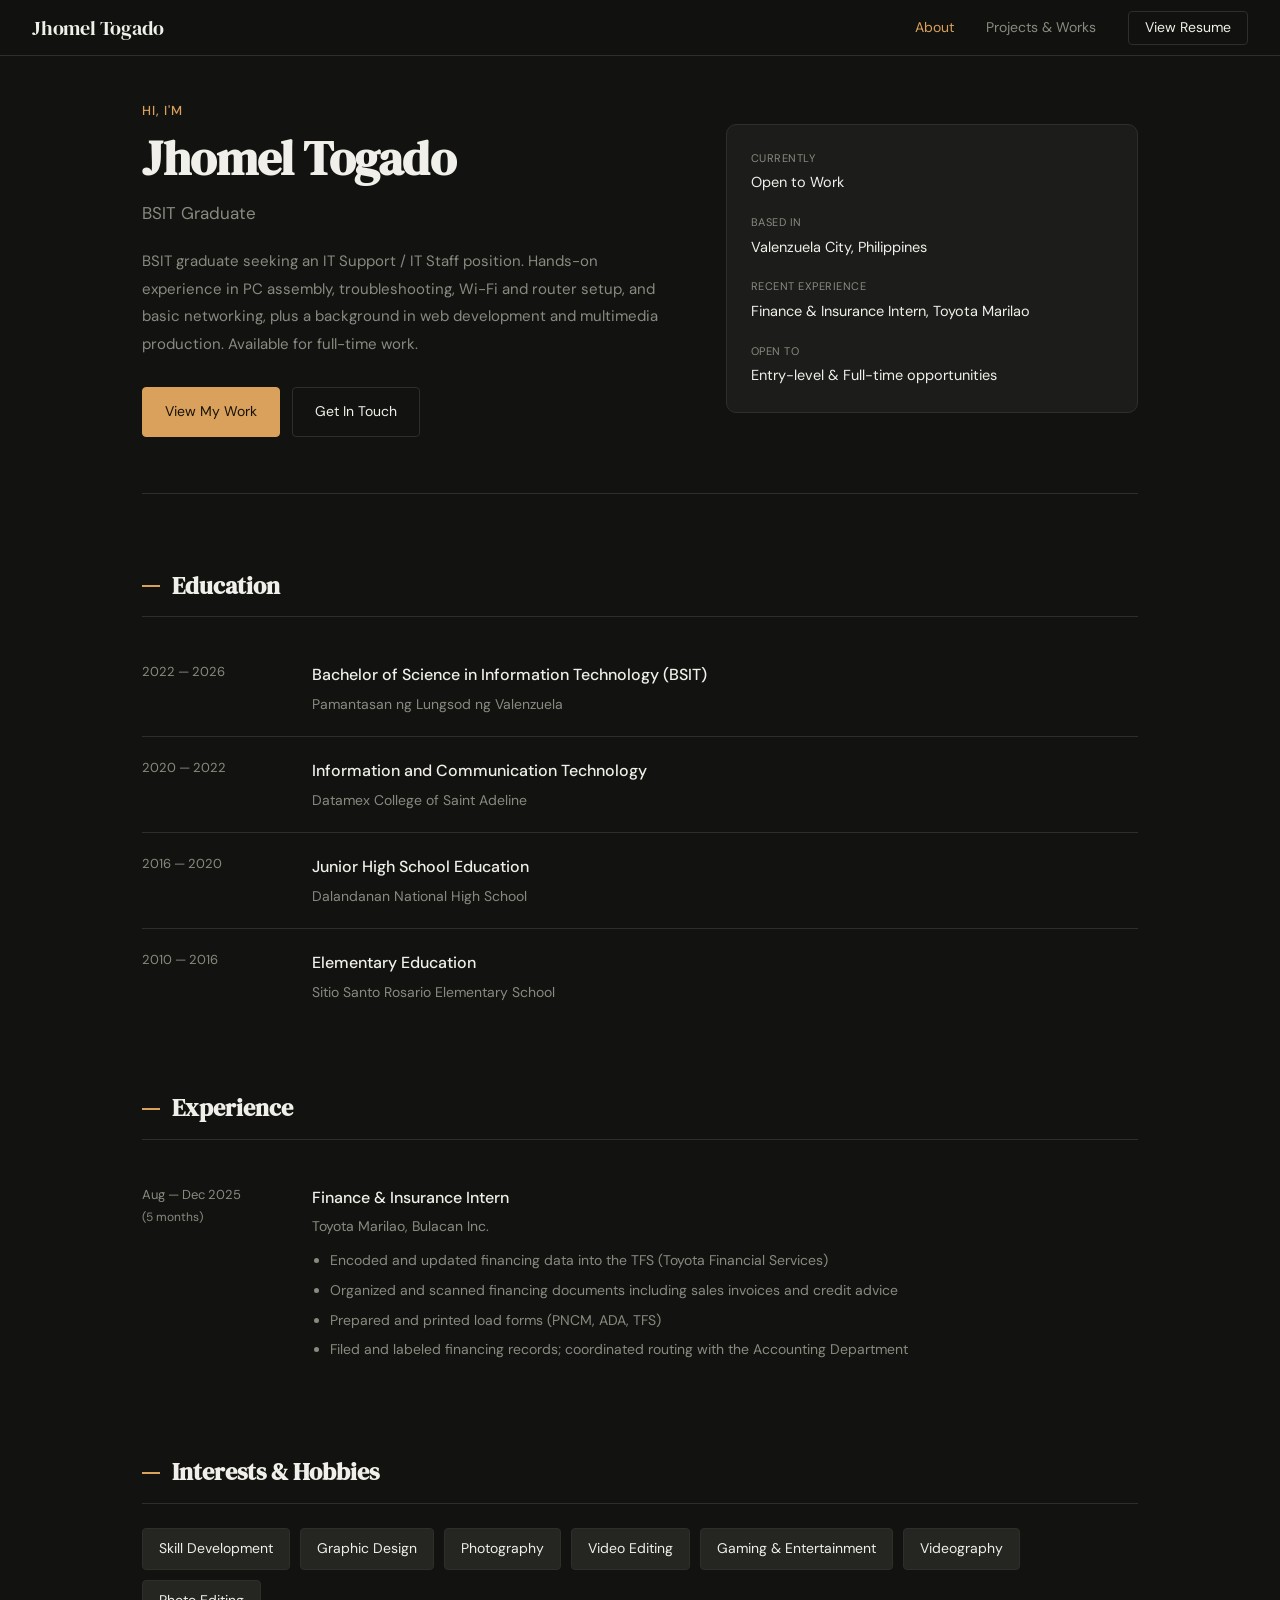
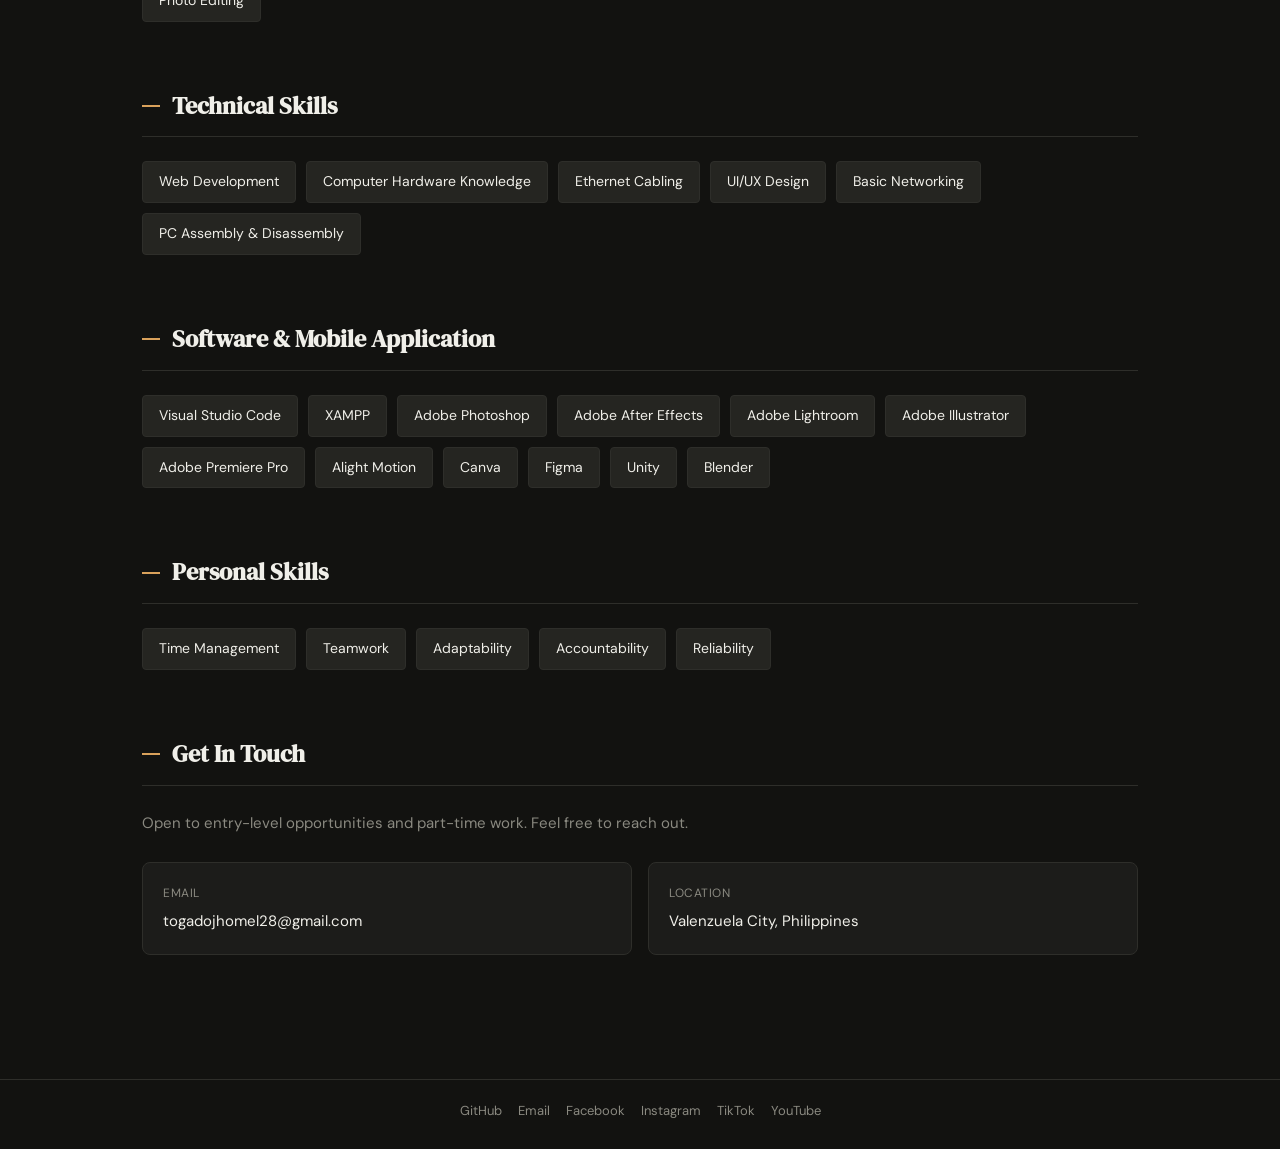
<file: index.html>
<!--index.html-->
<!DOCTYPE html>
<html lang="en">
<head>
  <meta charset="UTF-8">
  <meta name="viewport" content="width=device-width, initial-scale=1.0">
  <title>Jhomel Togado | Portfolio</title>
  <link href="https://fonts.googleapis.com/css2?family=DM+Serif+Display:ital@0;1&family=DM+Sans:wght@300;400;500&display=swap" rel="stylesheet"/>
  <link rel="stylesheet" href="css/style.css">
  <link rel="icon" type="image/x-icon" href="file/Jt.png">
</head>
<body>

  <nav>
    <div class="nav-logo" id="nav-name"><a href="https://jhomzss.github.io/portfolio/">Jhomel Togado</a></div>
    <button class="nav-toggle" id="navToggle" aria-label="Toggle navigation" aria-expanded="false">
      <span></span><span></span><span></span>
    </button>
    <div class="nav-links" id="navLinks">
      <a href="https://jhomzss.github.io/portfolio/" id="highlight">About</a>
      <a href="projects-and-works/">Projects & Works</a>
      <a href="#" id="resumeBtn" class="resume-link">View Resume</a>
    </div>
  </nav>

  <main>

    <!-- ============ HERO ============ -->
    <section class="hero">
      <div>
        <p class="eyebrow">Hi, I'm</p>
        <h1 class="hero-name">Jhomel Togado</h1>
        <p class="hero-role">BSIT Graduate</p>
        <p class="hero-lead">
          BSIT graduate seeking an IT Support / IT Staff position. 
          Hands-on experience in PC assembly, troubleshooting, 
          Wi-Fi and router setup, and basic networking, 
          plus a background in web development and multimedia production. Available for full-time work.
        </p>
        <div class="hero-actions">
          <a href="projects-and-works/" class="btn btn-primary">View My Work</a>
          <a href="#contact" class="btn btn-ghost">Get In Touch</a>
        </div>
      </div>

      <div class="hero-facts">
        <div class="hero-fact">
          <span class="hero-fact-label">Currently</span>
          <span class="hero-fact-value">Open to Work</span>
        </div>
        <div class="hero-fact">
          <span class="hero-fact-label">Based in</span>
          <span class="hero-fact-value">Valenzuela City, Philippines</span>
        </div>
        <div class="hero-fact">
          <span class="hero-fact-label">Recent Experience</span>
          <span class="hero-fact-value">Finance & Insurance Intern, Toyota Marilao</span>
        </div>
        <div class="hero-fact">
          <span class="hero-fact-label">Open to</span>
          <span class="hero-fact-value">Entry-level & Full-time opportunities</span>
        </div>
      </div>
    </section>

    <!-- ============ ABOUT ============ -->
    <section id="about">

      <section class="section">
        <h2 class="section-title">Education</h2>
        <div class="timeline">
          <div class="timeline-item">
            <div class="timeline-year">2022 — 2026</div>
            <div class="timeline-content">
              <h3>Bachelor of Science in Information Technology (BSIT)</h3>
              <p>Pamantasan ng Lungsod ng Valenzuela</p>
            </div>
          </div>
          <div class="timeline-item">
            <div class="timeline-year">2020 — 2022</div>
            <div class="timeline-content">
              <h3>Information and Communication Technology</h3>
              <p>Datamex College of Saint Adeline</p>
            </div>
          </div>
          <div class="timeline-item">
            <div class="timeline-year">2016 — 2020</div>
            <div class="timeline-content">
              <h3>Junior High School Education</h3>
              <p>Dalandanan National High School</p>
            </div>
          </div>
          <div class="timeline-item">
            <div class="timeline-year">2010 — 2016</div>
            <div class="timeline-content">
              <h3>Elementary Education</h3>
              <p>Sitio Santo Rosario Elementary School</p>
            </div>
          </div>
        </div>
      </section>

      <section class="section">
        <h2 class="section-title">Experience</h2>
        <div class="timeline">
          <div class="timeline-item">
            <div class="timeline-year">Aug — Dec 2025<br><span class="muted-small">(5 months)</span></div>
            <div class="timeline-content">
              <h3>Finance & Insurance Intern</h3>
              <p>Toyota Marilao, Bulacan Inc.</p>
              <ul class="exp-list">
                <li>Encoded and updated financing data into the TFS (Toyota Financial Services)</li>
                <li>Organized and scanned financing documents including sales invoices and credit advice</li>
                <li>Prepared and printed load forms (PNCM, ADA, TFS)</li>
                <li>Filed and labeled financing records; coordinated routing with the Accounting Department</li>
              </ul>
            </div>
          </div>
        </div>
      </section>

      <section class="section">
        <h2 class="section-title">Interests & Hobbies</h2>
        <div class="tag-list">
          <span class="tag">Skill Development</span>
          <span class="tag">Graphic Design</span>
          <span class="tag">Photography</span>
          <span class="tag">Video Editing</span>
          <span class="tag">Gaming & Entertainment</span>
          <span class="tag">Videography</span>
          <span class="tag">Photo Editing</span>
        </div>
      </section>

    </section>

    <!-- ============ SKILLS ============ -->
    <section id="skills">

      <section class="section">
        <h2 class="section-title">Technical Skills</h2>
        <div class="tag-list">
          <span class="tag">Web Development</span>
          <span class="tag">Computer Hardware Knowledge</span>
          <span class="tag">Ethernet Cabling</span>
          <span class="tag">UI/UX Design</span>
          <span class="tag">Basic Networking</span>
          <span class="tag">PC Assembly & Disassembly</span>
        </div>
      </section>

      <section class="section">
        <h2 class="section-title">Software & Mobile Application</h2>
        <div class="tag-list">
          <span class="tag">Visual Studio Code</span>
          <span class="tag">XAMPP</span>
          <span class="tag">Adobe Photoshop</span>
          <span class="tag">Adobe After Effects</span>
          <span class="tag">Adobe Lightroom</span>
          <span class="tag">Adobe Illustrator</span>
          <span class="tag">Adobe Premiere Pro</span>
          <span class="tag">Alight Motion</span>
          <span class="tag">Canva</span>
          <span class="tag">Figma</span>
          <span class="tag">Unity</span>
          <span class="tag">Blender</span>
        </div>
      </section>

      <section class="section">
        <h2 class="section-title">Personal Skills</h2>
        <div class="tag-list">
          <span class="tag">Time Management</span>
          <span class="tag">Teamwork</span>
          <span class="tag">Adaptability</span>
          <span class="tag">Accountability</span>
          <span class="tag">Reliability</span>
        </div>
      </section>

    </section>

    <!-- ============ CONTACT ============ -->
    <section id="contact">
      <section class="section">
        <h2 class="section-title">Get In Touch</h2>
        <p class="hero-lead" style="margin-bottom: 24px;">Open to entry-level opportunities and part-time work. Feel free to reach out.</p>
        <div class="contact-grid">
          <a href="mailto:togadojhomel28@gmail.com" class="contact-item">
            <span class="contact-label">Email</span>
            <span class="contact-value">togadojhomel28@gmail.com</span>
          </a>
          <div class="contact-item">
            <span class="contact-label">Location</span>
            <span class="contact-value">Valenzuela City, Philippines</span>
          </div>
        </div>
      </section>
    </section>

  </main>

  <footer>
    <div class="footer-socials">
      <a href="https://github.com/jhomzss" target="_blank" rel="noopener">GitHub</a>
      <a href="https://mail.google.com/mail/u/0/?tab=rm&ogbl#inbox?compose=CllgCJqSvsjlKpTlzJnHwJGPMPSCZCNRbPSmnTpBghRtnqgXjWpDkSWGvwXRZJHcRszSXRfVpMg">Email</a>
      <a href="https://www.facebook.com/jhomeltogadoo" target="_blank" rel="noopener">Facebook</a>
      <a href="https://www.instagram.com/jhomzs_/" target="_blank" rel="noopener">Instagram</a>
      <a href="https://www.tiktok.com/@jhomel20" target="_blank" rel="noopener">TikTok</a>
      <a href="https://www.youtube.com/@jhomeltogado8434" target="_blank" rel="noopener">YouTube</a>
    </div>
    <!-- <span id="footer-text">Designed & built by Jhomel Togado</span> -->
  </footer>

  <div id="resumeModal" class="modal">
    <div class="modal-content">
      <span class="close" id="closeModal">&times;</span>
      <iframe src="file/JhomelTogado_Resume.pdf#view=FitH"></iframe>
    </div>
  </div>

  <script src="scripts/scripts.js"></script>
</body>
</html>
</file>
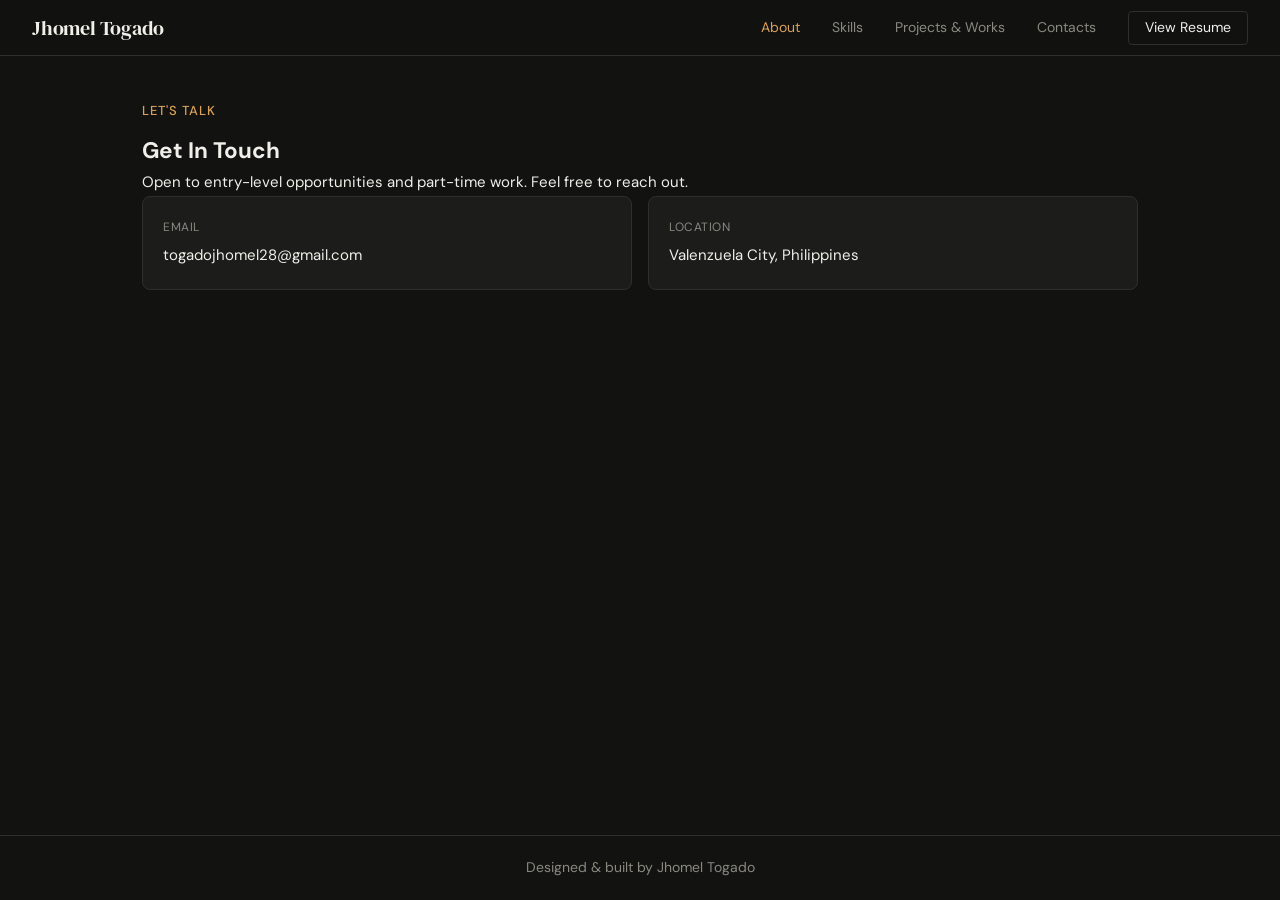
<file: contact.html>
<!--contact.php-->
<!DOCTYPE html>
<html lang="en">
<head>
  <meta charset="UTF-8">
  <meta name="viewport" content="width=device-width, initial-scale=1.0">
  <title>Contact | Portfolio</title>
  <link href="https://fonts.googleapis.com/css2?family=DM+Serif+Display:ital@0;1&family=DM+Sans:wght@300;400;500&display=swap" rel="stylesheet"/>
  <link rel="stylesheet" href="css/style.css">
  <link rel="icon" type="image/x-icon" href="file/Jt.png">
</head>
<body>

  <nav>
    <div class="nav-logo" id="nav-name"><a href="index.php">Jhomel Togado</a></div>
    <div class="nav-links">
      <a href="index.html" id="highlight">About</a>
      <a href="skills.html">Skills</a>
      <a href="projects.html">Projects & Works</a>
      <a href="contact.html">Contacts</a>
      <a href="#" id="resumeBtn" class="resume-link">View Resume</a>
    </div>
  </nav>

  <main>
    <section class="page-header">
      <p class="eyebrow">Let's talk</p>
      <h1 class="page-title">Get In Touch</h1>
      <p class="page-lead">Open to entry-level opportunities and part-time work. Feel free to reach out.</p>
    </section>

    <section class="section">
      <div class="contact-grid">
        <a href="mailto:togadojhomel28@gmail.com" class="contact-item">
          <span class="contact-label">Email</span>
          <span class="contact-value">togadojhomel28@gmail.com</span>
        </a>
        <div class="contact-item">
          <span class="contact-label">Location</span>
          <span class="contact-value">Valenzuela City, Philippines</span>
        </div>
      </div>
    </section>
  </main>

  <footer>
    <span id="footer-text">Designed & built by Jhomel Togado</span>
  </footer>

<div id="resumeModal" class="modal">
  <div class="modal-content">
    <span class="close" id="closeModal">&times;</span>
    <iframe src="file/JhomelTogado_Resume.pdf#view=FitH"></iframe>
  </div>
</div>

<script src="scripts/scripts.js"></script>
</body>
</html>
</file>
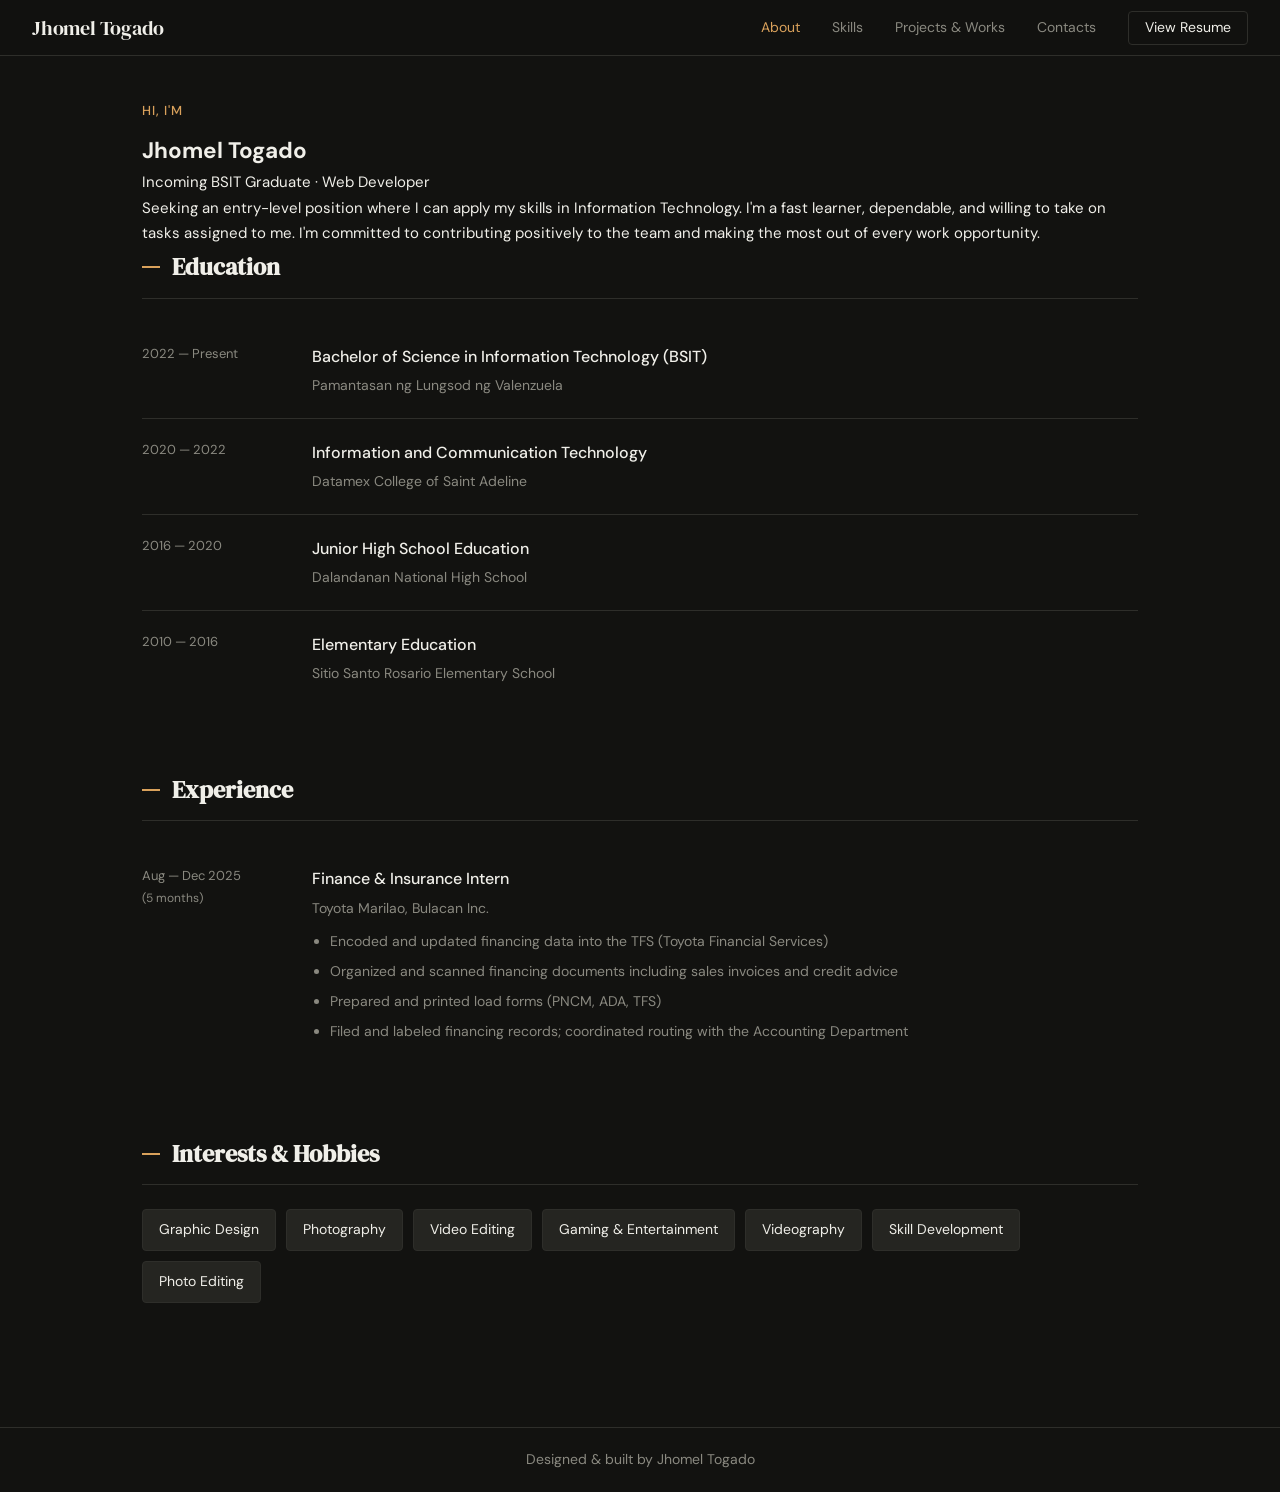
<file: main.html>
<!--index.php-->
<!DOCTYPE html>
<html lang="en">
<head>
  <meta charset="UTF-8">
  <meta name="viewport" content="width=device-width, initial-scale=1.0">
  <title>About | Portfolio</title>
  <link href="https://fonts.googleapis.com/css2?family=DM+Serif+Display:ital@0;1&family=DM+Sans:wght@300;400;500&display=swap" rel="stylesheet"/>
  <link rel="stylesheet" href="css/style.css">
  <link rel="icon" type="image/x-icon" href="file/Jt.png">
</head>
<body>

  <nav>
    <div class="nav-logo" id="nav-name"><a href="index.php">Jhomel Togado</a></div>
    <div class="nav-links">
      <a href="index.php" id="highlight">About</a>
      <a href="skills.php">Skills</a>
      <a href="projects.php">Projects & Works</a>
      <a href="contact.php">Contacts</a>
      <a href="#" id="resumeBtn" class="resume-link">View Resume</a>
    </div>
  </nav>

  <main>
    <section class="page-header">
      <p class="eyebrow">Hi, I'm</p>
      <h1 class="page-title">Jhomel Togado</h1>
      <p class="page-subtitle">Incoming BSIT Graduate · Web Developer</p>
      <p class="page-lead">
        Seeking an entry-level position where I can apply my skills in Information
        Technology. I'm a fast learner, dependable, and willing to take on tasks
        assigned to me. I'm committed to contributing positively to the team and
        making the most out of every work opportunity.
      </p>
    </section>

    <section class="section">
      <h2 class="section-title">Education</h2>
      <div class="timeline">
        <div class="timeline-item">
          <div class="timeline-year">2022 — Present</div>
          <div class="timeline-content">
            <h3>Bachelor of Science in Information Technology (BSIT)</h3>
            <p>Pamantasan ng Lungsod ng Valenzuela</p>
          </div>
        </div>
        <div class="timeline-item">
          <div class="timeline-year">2020 — 2022</div>
          <div class="timeline-content">
            <h3>Information and Communication Technology</h3>
            <p>Datamex College of Saint Adeline</p>
          </div>
        </div>
        <div class="timeline-item">
          <div class="timeline-year">2016 — 2020</div>
          <div class="timeline-content">
            <h3>Junior High School Education</h3>
            <p>Dalandanan National High School</p>
          </div>
        </div>
        <div class="timeline-item">
          <div class="timeline-year">2010 — 2016</div>
          <div class="timeline-content">
            <h3>Elementary Education</h3>
            <p>Sitio Santo Rosario Elementary School</p>
          </div>
        </div>
      </div>
    </section>

    <section class="section">
      <h2 class="section-title">Experience</h2>
      <div class="timeline">
        <div class="timeline-item">
          <div class="timeline-year">Aug — Dec 2025<br><span class="muted-small">(5 months)</span></div>
          <div class="timeline-content">
            <h3>Finance & Insurance Intern</h3>
            <p>Toyota Marilao, Bulacan Inc.</p>
            <ul class="exp-list">
              <li>Encoded and updated financing data into the TFS (Toyota Financial Services)</li>
              <li>Organized and scanned financing documents including sales invoices and credit advice</li>
              <li>Prepared and printed load forms (PNCM, ADA, TFS)</li>
              <li>Filed and labeled financing records; coordinated routing with the Accounting Department</li>
            </ul>
          </div>
        </div>
      </div>
    </section>

    <section class="section">
      <h2 class="section-title">Interests & Hobbies</h2>
      <div class="tag-list">
        <span class="tag">Graphic Design</span>
        <span class="tag">Photography</span>
        <span class="tag">Video Editing</span>
        <span class="tag">Gaming & Entertainment</span>
        <span class="tag">Videography</span>
        <span class="tag">Skill Development</span>
        <span class="tag">Photo Editing</span>
      </div>
    </section>
  </main>

  <footer>
    <span id="footer-text">Designed & built by Jhomel Togado</span>
  </footer>

<div id="resumeModal" class="modal">
  <div class="modal-content">
    <span class="close" id="closeModal">&times;</span>
    <iframe src="file/JhomelTogado_Resume.pdf#view=FitH"></iframe>
  </div>
</div>

<script src="scripts/scripts.js"></script>
</body>
</html>
</file>
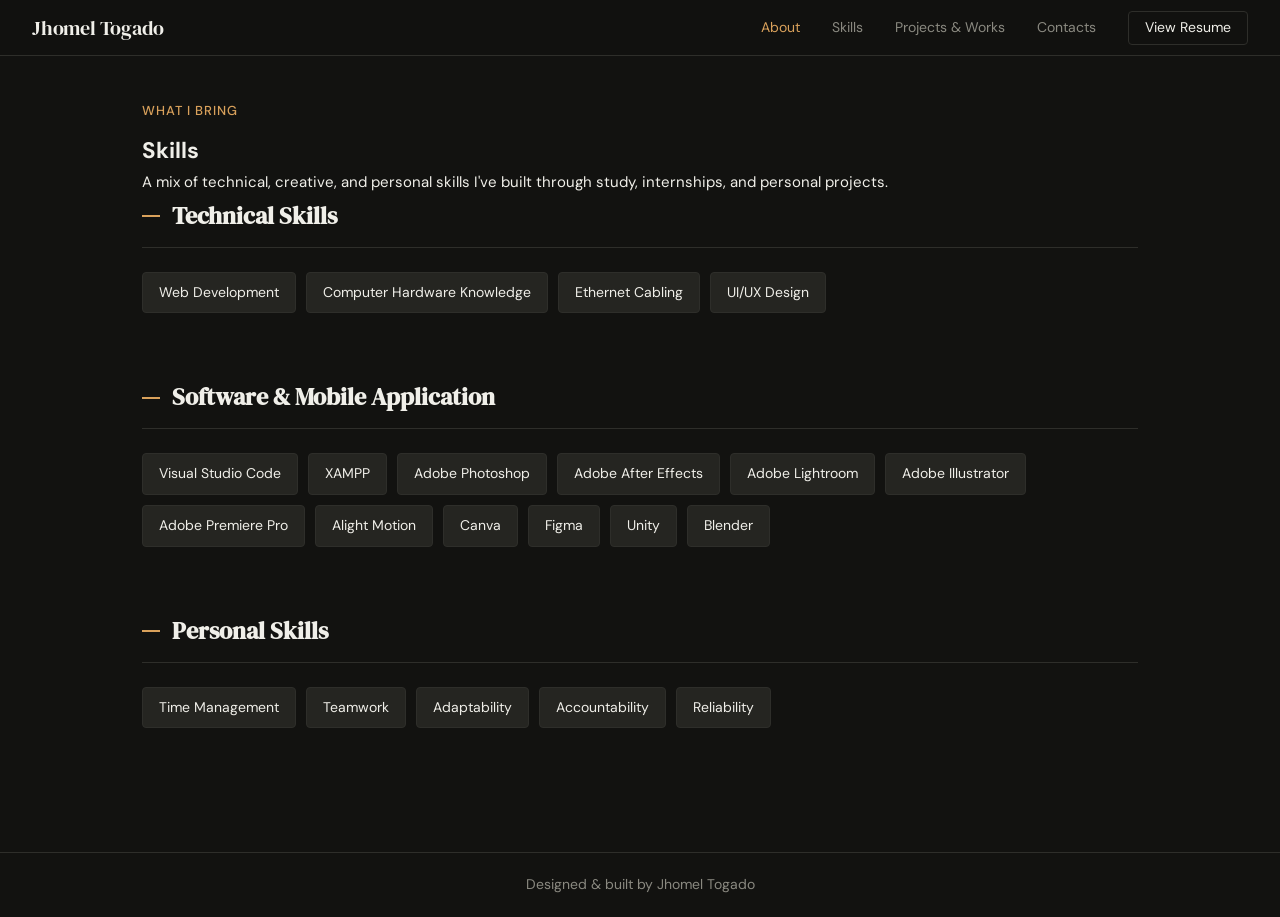
<file: skills.html>
<!--skills.php-->
<!DOCTYPE html>
<html lang="en">
<head>
  <meta charset="UTF-8">
  <meta name="viewport" content="width=device-width, initial-scale=1.0">
  <title>Skills | Portfolio</title>
  <link href="https://fonts.googleapis.com/css2?family=DM+Serif+Display:ital@0;1&family=DM+Sans:wght@300;400;500&display=swap" rel="stylesheet"/>
  <link rel="stylesheet" href="css/style.css">
  <link rel="icon" type="image/x-icon" href="file/Jt.png">
</head>
<body>

  <nav>
    <div class="nav-logo" id="nav-name"><a href="index.php">Jhomel Togado</a></div>
    <div class="nav-links">
      <a href="index.html" id="highlight">About</a>
      <a href="skills.html">Skills</a>
      <a href="projects.html">Projects & Works</a>
      <a href="contact.html">Contacts</a>
      <a href="#" id="resumeBtn" class="resume-link">View Resume</a>
    </div>
  </nav>

  <main>
    <section class="page-header">
      <p class="eyebrow">What I bring</p>
      <h1 class="page-title">Skills</h1>
      <p class="page-lead">A mix of technical, creative, and personal skills I've built through study, internships, and personal projects.</p>
    </section>

    <section class="section">
      <h2 class="section-title">Technical Skills</h2>
      <div class="tag-list">
        <span class="tag">Web Development</span>
        <span class="tag">Computer Hardware Knowledge</span>
        <span class="tag">Ethernet Cabling</span>
        <span class="tag">UI/UX Design</span>
      </div>
    </section>

    <section class="section">
      <h2 class="section-title">Software & Mobile Application</h2>
      <div class="tag-list">
        <span class="tag">Visual Studio Code</span>
        <span class="tag">XAMPP</span>
        <span class="tag">Adobe Photoshop</span>
        <span class="tag">Adobe After Effects</span>
        <span class="tag">Adobe Lightroom</span>
        <span class="tag">Adobe Illustrator</span>
        <span class="tag">Adobe Premiere Pro</span>
        <span class="tag">Alight Motion</span>
        <span class="tag">Canva</span>
        <span class="tag">Figma</span>
        <span class="tag">Unity</span>
        <span class="tag">Blender</span>
      </div>
    </section>

    <section class="section">
      <h2 class="section-title">Personal Skills</h2>
      <div class="tag-list">
        <span class="tag">Time Management</span>
        <span class="tag">Teamwork</span>
        <span class="tag">Adaptability</span>
        <span class="tag">Accountability</span>
        <span class="tag">Reliability</span>
      </div>
    </section>
  </main>

  <footer>
    <span id="footer-text">Designed & built by Jhomel Togado</span>
  </footer>

<div id="resumeModal" class="modal">
  <div class="modal-content">
    <span class="close" id="closeModal">&times;</span>
    <iframe src="file/JhomelTogado_Resume.pdf#view=FitH"></iframe>
  </div>
</div>

<script src="scripts/scripts.js"></script>
</body>
</html>
</file>
<file: css/style.css>
:root {
  --bg: #121210;
  --surface: #1c1c1a;
  --border: #2e2e2a;
  --text: #f0efe9;
  --muted: #8a8980;
  --accent: #d9a15b;
  --accent-soft: rgba(217,161,91,0.12);
  --on-accent: #171208;
  --school: #7fa8c9;
  --school-soft: rgba(127,168,201,0.12);
  --tag-bg: #252521;
  --card-bg: #1c1c1a;
  --nav-bg: rgba(18,18,16,0.92);
}

* { box-sizing: border-box; margin: 0; padding: 0; }

html { scroll-behavior: smooth; }

body {
  font-family: 'DM Sans', sans-serif;
  background: var(--bg);
  color: var(--text);
  font-size: 15px;
  line-height: 1.7;
  min-height: 100vh;
  display: flex;
  flex-direction: column;
}

a { color: inherit; text-decoration: none; }

section[id] { scroll-margin-top: 76px; }

/* ------------------------------------------ */
/* Nav */
/* ------------------------------------------ */

nav {
  position: fixed; top: 0; left: 0; right: 0; z-index: 100;
  background: var(--nav-bg);
  backdrop-filter: blur(10px);
  border-bottom: 1px solid var(--border);
  display: flex;
  align-items: center;
  justify-content: space-between;
  padding: 0 2rem;
  height: 56px;
}

.nav-logo {
  font-family: 'DM Serif Display', serif;
  font-size: 1.25rem;
  letter-spacing: -0.01em;
}

.nav-toggle {
  display: none;
  flex-direction: column;
  justify-content: center;
  gap: 5px;
  width: 32px;
  height: 32px;
  background: transparent;
  border: none;
  cursor: pointer;
  z-index: 110;
}

.nav-toggle span {
  display: block;
  height: 2px;
  width: 100%;
  background: var(--text);
  transition: transform 0.25s ease, opacity 0.25s ease;
}

.nav-toggle.open span:nth-child(1) { transform: translateY(7px) rotate(45deg); }
.nav-toggle.open span:nth-child(2) { opacity: 0; }
.nav-toggle.open span:nth-child(3) { transform: translateY(-7px) rotate(-45deg); }

.nav-links {
  display: flex;
  gap: 2rem;
  align-items: center;
}

.nav-links a {
  font-size: 14px;
  color: var(--muted);
  transition: color 0.2s;
}

.nav-links a:hover { color: var(--accent); }

#highlight { color: var(--accent); }

.nav-links a.resume-link {
  display: inline-flex;
  align-items: center;
  justify-content: center;
  width: 120px;
  height: 34px;
  border: 1px solid var(--border);
  background: transparent;
  color: var(--text);
  font-size: 14px;
  border-radius: 4px;
  transition: all 0.25s ease;
}

.nav-links a.resume-link:hover {
  background: var(--accent);
  color: var(--on-accent);
  border-color: var(--accent);
  transform: translateY(-1px);
  box-shadow: 0 4px 15px rgba(217,161,91,0.18);
}

/* ------------------------------------------ */
/* Layout basics */
/* ------------------------------------------ */

main {
  flex: 1;
  padding: 100px 8% 60px;
  max-width: 1200px;
  margin: 0 auto;
  width: 100%;
}

main.wide { max-width: 1400px; }

.eyebrow {
  font-size: 13px;
  color: var(--accent);
  letter-spacing: 1px;
  text-transform: uppercase;
  margin-bottom: 10px;
  font-weight: 500;
}

.section {
  margin-bottom: 64px;
  scroll-margin-top: 76px;
}

.section-title {
  font-family: 'DM Serif Display', serif;
  font-size: 1.5rem;
  margin-bottom: 24px;
  padding-bottom: 10px;
  border-bottom: 1px solid var(--border);
  display: flex;
  align-items: center;
  gap: 12px;
}

.section-title::before {
  content: "";
  display: inline-block;
  width: 18px;
  height: 2px;
  background: var(--accent);
  flex-shrink: 0;
}

.muted-small { font-size: 12px; color: var(--muted); }

/* ------------------------------------------ */
/* Hero */
/* ------------------------------------------ */

.hero {
  display: grid;
  grid-template-columns: 1.3fr 1fr;
  gap: 48px;
  align-items: center;
  margin-bottom: 72px;
  padding-bottom: 56px;
  border-bottom: 1px solid var(--border);
}

.hero-name {
  font-family: 'DM Serif Display', serif;
  font-size: 3rem;
  line-height: 1.1;
  margin-bottom: 14px;
  letter-spacing: -0.01em;
}

.hero-role {
  color: var(--muted);
  font-size: 17px;
  margin-bottom: 20px;
}

.hero-lead {
  color: var(--muted);
  max-width: 560px;
  line-height: 1.85;
  margin-bottom: 28px;
}

.hero-actions {
  display: flex;
  flex-wrap: wrap;
  gap: 12px;
}

.btn {
  display: inline-flex;
  align-items: center;
  justify-content: center;
  padding: 12px 22px;
  border-radius: 4px;
  font-size: 14px;
  border: 1px solid var(--border);
  transition: all 0.2s ease;
}

.btn-primary {
  background: var(--accent);
  color: var(--on-accent);
  border-color: var(--accent);
}

.btn-primary:hover {
  transform: translateY(-1px);
  box-shadow: 0 6px 18px rgba(217,161,91,0.2);
}

.btn-ghost {
  background: transparent;
  color: var(--text);
}

.btn-ghost:hover {
  border-color: var(--accent);
  color: var(--accent);
}

.hero-facts {
  background: var(--card-bg);
  border: 1px solid var(--border);
  border-radius: 10px;
  padding: 24px;
  display: flex;
  flex-direction: column;
  gap: 18px;
}

.hero-fact {
  display: flex;
  flex-direction: column;
  gap: 3px;
}

.hero-fact-label {
  font-size: 11px;
  text-transform: uppercase;
  letter-spacing: 0.5px;
  color: var(--muted);
}

.hero-fact-value { font-size: 14.5px; }

/* ------------------------------------------ */
/* Timeline */
/* ------------------------------------------ */

.timeline-item {
  display: flex;
  gap: 30px;
  padding: 20px 0;
  border-bottom: 1px solid var(--border);
}

.timeline-item:last-child { border-bottom: none; }

.timeline-year {
  flex: 0 0 140px;
  color: var(--muted);
  font-size: 13px;
}

.timeline-content h3 {
  font-size: 16px;
  font-weight: 500;
  margin-bottom: 4px;
}

.timeline-content p { color: var(--muted); font-size: 14px; }

.exp-list {
  margin-top: 10px;
  padding-left: 18px;
  color: var(--muted);
  font-size: 14px;
}

.exp-list li { margin-bottom: 6px; }

/* ------------------------------------------ */
/* Tags */
/* ------------------------------------------ */

.tag-list { display: flex; flex-wrap: wrap; gap: 10px; }

.tag-list.small .tag { font-size: 12px; padding: 4px 10px; }

.tag {
  background: var(--tag-bg);
  border: 1px solid var(--border);
  color: var(--text);
  padding: 8px 16px;
  border-radius: 4px;
  font-size: 14px;
}

/* ------------------------------------------ */
/* Contact */
/* ------------------------------------------ */

.contact-grid {
  display: grid;
  grid-template-columns: repeat(auto-fit, minmax(240px, 1fr));
  gap: 16px;
}

.contact-item {
  background: var(--card-bg);
  border: 1px solid var(--border);
  border-radius: 8px;
  padding: 20px;
  display: flex;
  flex-direction: column;
  gap: 6px;
  transition: border-color 0.2s;
}

.contact-item:hover { border-color: var(--accent); }

.contact-label {
  font-size: 12px;
  color: var(--muted);
  text-transform: uppercase;
  letter-spacing: 0.5px;
}

.contact-value { font-size: 15px; }

/* ------------------------------------------ */
/* Projects — page header + filters */
/* ------------------------------------------ */

.filters {
  display: flex;
  flex-wrap: wrap;
  gap: 24px;
  margin-bottom: 40px;
  padding-bottom: 24px;
  border-bottom: 1px solid var(--border);
}

.filter-group {
  display: flex;
  flex-direction: column;
  gap: 8px;
}

.filter-group-label {
  font-size: 11px;
  text-transform: uppercase;
  letter-spacing: 0.5px;
  color: var(--muted);
}

.filter-pills {
  display: flex;
  flex-wrap: wrap;
  gap: 8px;
}

.filter-pill {
  font-size: 13px;
  padding: 7px 14px;
  border-radius: 20px;
  border: 1px solid var(--border);
  background: transparent;
  color: var(--muted);
  cursor: pointer;
  transition: all 0.2s ease;
}

.filter-pill:hover { color: var(--text); border-color: var(--muted); }

.filter-pill.active {
  background: var(--accent);
  color: var(--on-accent);
  border-color: var(--accent);
}

.results-count {
  font-size: 13px;
  color: var(--muted);
  margin-bottom: 24px;
}

/* ------------------------------------------ */
/* Project grid + cards */
/* ------------------------------------------ */

.project-grid {
  display: grid;
  grid-template-columns: repeat(auto-fill, minmax(270px, 1fr));
  gap: 24px;
}

.project-card {
  background: var(--card-bg);
  border: 2px solid var(--border);
  border-radius: 8px;
  overflow: hidden;
  transition: transform 0.25s ease, border-color 0.25s ease;
  display: flex;
  flex-direction: column;
}

.project-card:hover { transform: translateY(-4px); border-color: var(--accent); cursor: pointer; }

.project-card.is-hidden { display: none; }

.project-thumb {
  width: 100%;
  height: 170px;
  overflow: hidden;
  background: var(--surface);
  border-bottom: 1px solid var(--border);
  position: relative;
}

.project-thumb img {
  width: 100%;
  height: 100%;
  object-fit: cover;
  display: block;
}

.project-thumb.clickable { cursor: pointer; }

.project-thumb.clickable::after {
  content: "\2922  View";
  position: absolute;
  inset: 0;
  display: flex;
  align-items: center;
  justify-content: center;
  gap: 6px;
  font-size: 13px;
  letter-spacing: 0.3px;
  color: var(--text);
  background: rgba(0,0,0,0.5);
  opacity: 0;
  transition: opacity 0.2s ease, border-color 0.2s ease;
}

.project-card:hover .project-thumb.clickable::after { opacity: 1; }

.project-thumb.clickable:focus-visible { outline: 2px solid var(--accent); outline-offset: -2px; }

.scope-badge {
  position: absolute;
  top: 10px;
  left: 10px;
  font-size: 10px;
  text-transform: uppercase;
  letter-spacing: 0.5px;
  padding: 4px 8px;
  border-radius: 3px;
  background: rgba(18,18,16,0.85);
  border: 1px solid var(--border);
  z-index: 2;
}

.scope-badge.academic { color: var(--school); border-color: var(--school); }
.scope-badge.personal { color: var(--accent); border-color: var(--accent); }

.project-info {
  padding: 16px;
  display: flex;
  flex-direction: column;
  gap: 10px;
  flex: 1;
}

.project-info h3 { font-size: 16px; font-weight: 500; }

.project-desc { color: var(--muted); font-size: 13px; line-height: 1.6; }

.media-flags {
  display: flex;
  flex-wrap: wrap;
  gap: 6px;
}

.media-flag {
  font-size: 10px;
  text-transform: uppercase;
  letter-spacing: 0.4px;
  padding: 3px 8px;
  border-radius: 3px;
  border: 1px solid var(--border);
  color: var(--muted);
}

.project-links {
  display: flex;
  flex-wrap: wrap;
  gap: 8px;
  margin-top: auto;
  padding-top: 4px;
}

.project-link {
  font-size: 12px;
  padding: 6px 12px;
  border: 1px solid var(--border);
  border-radius: 4px;
  color: var(--text);
  transition: background 0.2s, border-color 0.2s, color 0.2s;
}

.project-link:hover {
  background: var(--accent-soft);
  border-color: var(--accent);
  color: var(--accent);
}

.no-results {
  display: none;
  color: var(--muted);
  font-size: 14px;
  padding: 40px 0;
  text-align: center;
}

.no-results.show { display: block; }

/* ------------------------------------------ */
/* Modals */
/* ------------------------------------------ */

.modal {
  display: none;
  position: fixed;
  z-index: 999;
  left: 0; top: 0;
  width: 100%; height: 100%;
  background: rgba(0,0,0,0.8);
  backdrop-filter: blur(6px);
  justify-content: center;
  align-items: center;
  padding: 24px;
}

.modal-content {
  width: 90vw;
  height: 90vh;
  background: var(--surface);
  border: 1px solid var(--border);
  border-radius: 10px;
  position: relative;
  overflow: hidden;
}

.modal-content iframe { width: 100%; height: 100%; border: none; }

.close {
  position: absolute;
  top: 10px;
  right: 15px;
  font-size: 22px;
  cursor: pointer;
  color: var(--text);
  z-index: 1000;
}

.close:hover { color: var(--accent); }

/* Lightbox — media left, details right */
.lightbox-content {
  width: 92vw;
  max-width: 1100px;
  height: 88vh;
  max-height: 88vh;
  background: var(--surface);
  border: 1px solid var(--border);
  border-radius: 10px;
  display: flex;
  flex-direction: row;
  overflow: hidden;
}

.lightbox-media-wrap {
  position: relative;
  display: flex;
  align-items: center;
  justify-content: center;
  background: #000;
  flex: 1 1 60%;
  min-width: 0;
  height: 100%;
}

.lightbox-media {
  display: flex;
  align-items: center;
  justify-content: center;
  width: 100%;
  height: 100%;
}

.lightbox-media img,
.lightbox-media video {
  display: block;
  max-width: 100%;
  max-height: 100%;
  width: auto;
  height: auto;
  object-fit: contain;
}

.lightbox-nav-btn {
  position: absolute;
  top: 50%;
  transform: translateY(-50%);
  z-index: 5;
  width: 36px;
  height: 36px;
  border-radius: 50%;
  background: rgba(28,28,26,0.85);
  border: 1px solid var(--border);
  color: var(--text);
  display: flex;
  align-items: center;
  justify-content: center;
  cursor: pointer;
  font-size: 16px;
  line-height: 1;
  transition: background 0.2s, border-color 0.2s;
}

.lightbox-nav-btn:hover { background: var(--tag-bg); border-color: var(--accent); color: var(--accent); }
.lightbox-nav-btn[hidden] { display: none; }
.lightbox-nav-btn.prev { left: 10px; }
.lightbox-nav-btn.next { right: 10px; }

.lightbox-info {
  flex: 0 0 360px;
  max-width: 40%;
  padding: 24px;
  border-left: 1px solid var(--border);
  overflow-y: auto;
  height: 100%;
}

.lightbox-scope {
  display: inline-block;
  font-size: 10px;
  text-transform: uppercase;
  letter-spacing: 0.5px;
  padding: 4px 9px;
  border-radius: 3px;
  border: 1px solid var(--border);
  margin-bottom: 10px;
}

.lightbox-scope.academic { color: var(--school); border-color: var(--school); }
.lightbox-scope.personal { color: var(--accent); border-color: var(--accent); }
.lightbox-scope:empty { display: none; }

.lightbox-info-head {
  display: flex;
  align-items: baseline;
  justify-content: space-between;
  gap: 12px;
}

.lightbox-info h3 { font-size: 18px; font-weight: 500; margin-bottom: 4px; }

.lightbox-counter { font-size: 12px; color: var(--muted); white-space: nowrap; }

.lightbox-info p { color: var(--muted); font-size: 13px; line-height: 1.7; margin-bottom: 10px; }
.lightbox-info p:empty { display: none; }

.lightbox-info .tag-list { margin: 10px 0 2px; }
.lightbox-info .tag-list:empty { display: none; }

.lightbox-info .project-links { margin-top: 14px; }
.lightbox-info .project-links:empty { display: none; margin: 0; }

.lightbox-details {
  margin-top: 14px;
  padding-top: 14px;
  border-top: 1px solid var(--border);
}

.lightbox-details:empty { display: none; }

.lightbox-details h4 {
  font-size: 12px;
  text-transform: uppercase;
  letter-spacing: 0.5px;
  color: var(--accent);
  margin-bottom: 6px;
}

.lightbox-details h4:not(:first-child) { margin-top: 14px; }

.lightbox-details p { color: var(--text); font-size: 13px; line-height: 1.7; margin-bottom: 0; }

.lightbox-details ul,
.lightbox-details ol {
  padding-left: 18px;
  color: var(--text);
  font-size: 13px;
  line-height: 1.7;
}

.project-gallery { display: none; }
.project-details { display: none; }

/* ------------------------------------------ */
/* Footer */
/* ------------------------------------------ */

footer {
  text-align: center;
  padding: 1.25rem;
  font-size: 14px;
  color: var(--muted);
  border-top: 1px solid var(--border);
}

.footer-socials {
  display: flex;
  justify-content: center;
  gap: 16px;
  margin-bottom: 6px;
}

.footer-socials a {
  color: var(--muted);
  font-size: 13px;
  transition: color 0.2s;
}

.footer-socials a:hover {
  color: var(--accent);
}

/* ------------------------------------------ */
/* Responsive */
/* ------------------------------------------ */

@media (max-width: 980px) {
  .hero { grid-template-columns: 1fr; gap: 32px; }
  main { padding: 90px 6% 50px; }
  .hero-name { font-size: 2.4rem; }
}

@media (max-width: 768px) {
  nav { padding: 0 1.25rem; }
  .nav-toggle { display: flex; }

  .nav-links {
    position: fixed;
    top: 56px; right: 0; left: 0;
    background: var(--bg);
    border-bottom: 1px solid var(--border);
    flex-direction: column;
    align-items: flex-start;
    gap: 0;
    max-height: 0;
    overflow: hidden;
    transition: max-height 0.3s ease;
  }

  .nav-links.open { max-height: 400px; }

  .nav-links a {
    width: 100%;
    padding: 14px 1.25rem;
    border-bottom: 1px solid var(--border);
  }

  .nav-links a.resume-link {
    width: calc(100% - 2.5rem);
    margin: 12px 1.25rem;
  }

  main { padding: 84px 6% 50px; }

  .timeline-item { flex-direction: column; gap: 6px; }
  .timeline-year { flex: none; }

  .project-grid { grid-template-columns: repeat(auto-fill, minmax(220px, 1fr)); }

  .lightbox-content {
    flex-direction: column;
    width: 92vw;
    height: auto;
    max-height: 92vh;
  }

  .lightbox-media-wrap { flex: 0 0 auto; height: auto; max-height: 45vh; }
  .lightbox-media img, .lightbox-media video { max-height: 45vh; }

  .lightbox-info {
    flex: 1 1 auto;
    max-width: 100%;
    max-height: 45vh;
    border-left: none;
    border-top: 1px solid var(--border);
  }
}

@media (max-width: 480px) {
  .hero-name { font-size: 2rem; }
  .section { margin-bottom: 44px; }
  .project-grid { grid-template-columns: 1fr; gap: 14px; }
  .project-thumb { height: 180px; }
  .lightbox-info { padding: 16px; }
  .lightbox-nav-btn { width: 30px; height: 30px; font-size: 14px; }
}

@media (max-width: 380px) {
  .project-grid { grid-template-columns: 1fr; }
}

/* ------------------------------------------ */
/* Fix: clip zoomed/panned image inside the
   lightbox so it never spills outside the card */
/* ------------------------------------------ */

.lightbox-media-wrap {
  overflow: hidden;
}

.lightbox-media {
  overflow: hidden;
}

.lightbox-media img {
  touch-action: none;
  will-change: transform;
  -webkit-user-drag: none;
  user-select: none; 
}

.lightbox-media img.zoomed {
  cursor: grab;
}

.lightbox-media img.panning {
  cursor: grabbing;
}
</file>
